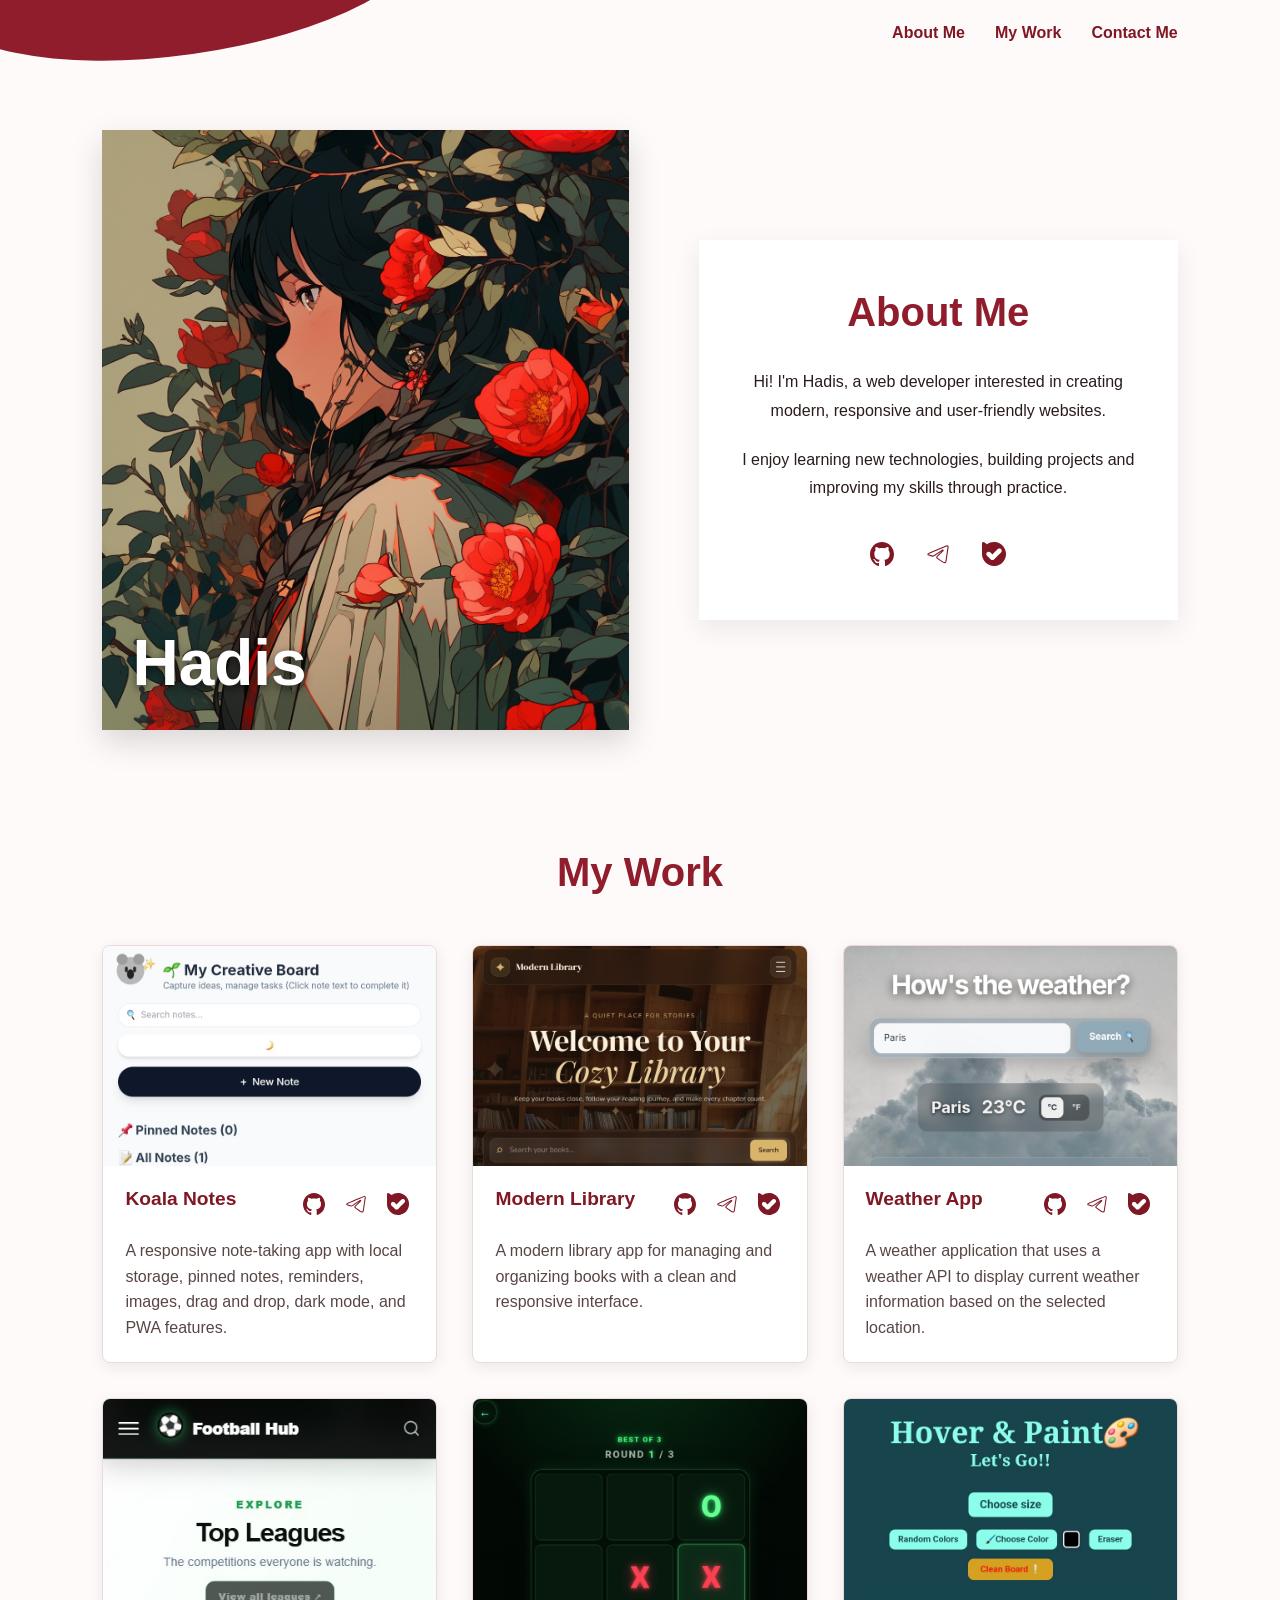
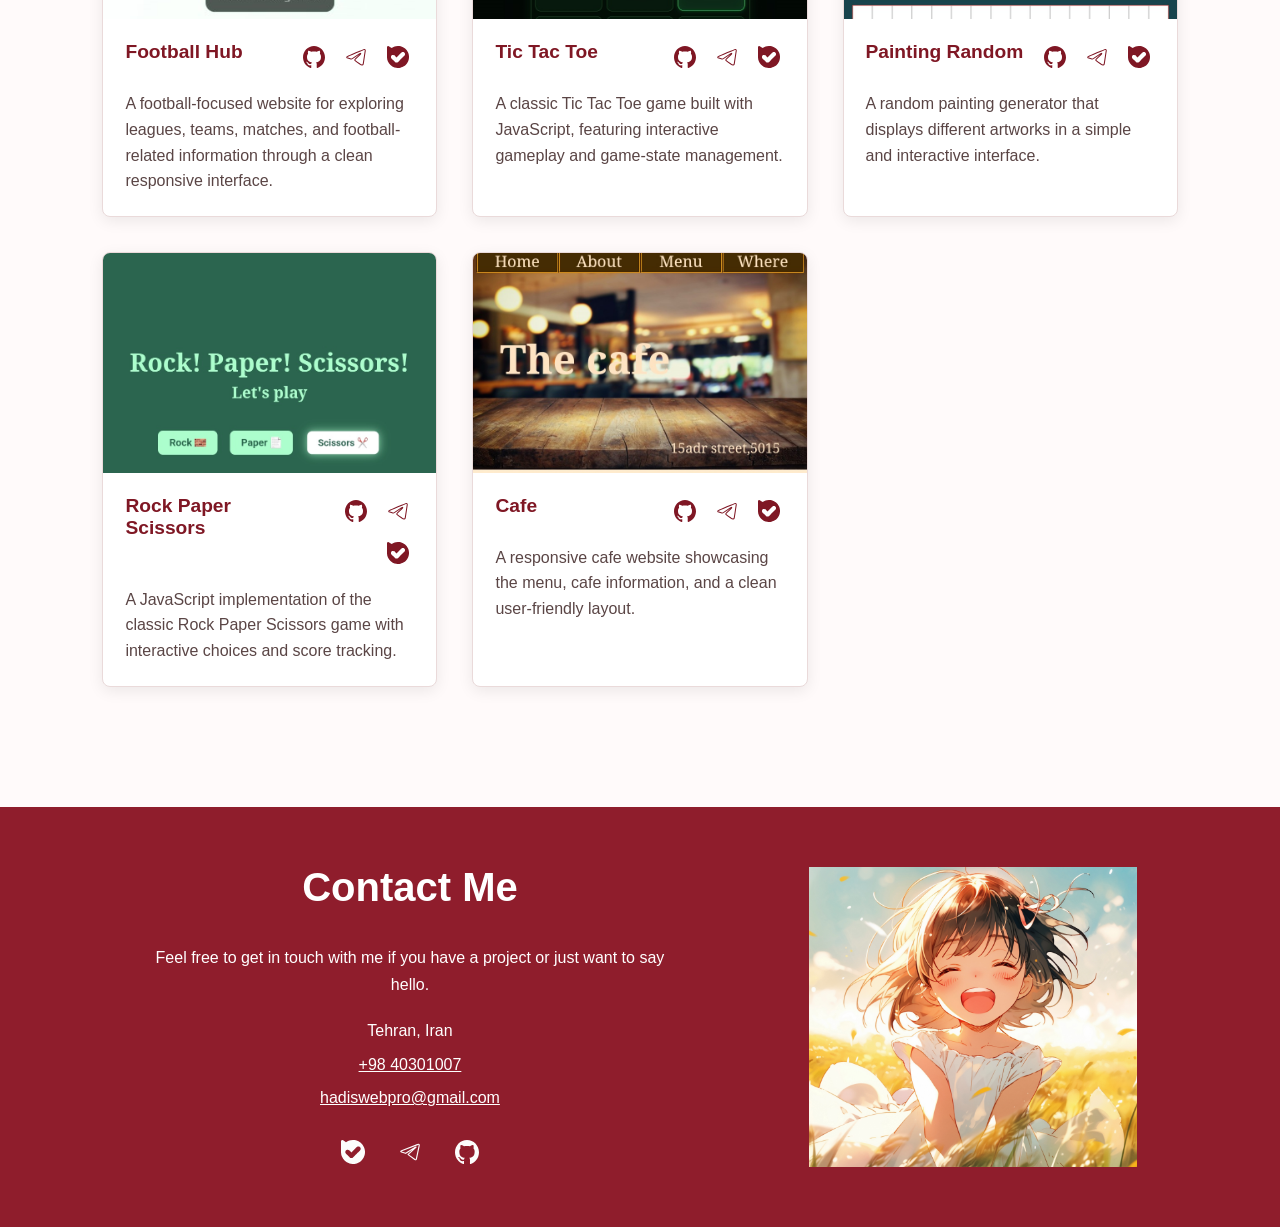
<file: index.html>
<!doctype html>
<html lang="en">
  <head>
    <meta charset="UTF-8" />

    <meta
      name="viewport"
      content="width=device-width, initial-scale=1.0"
    />

    <link rel="icon" type="image/png" sizes="16x16" href="./favicon/favicon-16x16.png">
    <link rel="icon" type="image/png" sizes="32x32" href="./favicon/favicon-32x32.png">
    <link rel="apple-touch-icon" sizes="180x180" href="./favicon/apple-touch-icon.png">
    <link rel="icon" type="image/png" sizes="192x192" href="./favicon/android-chrome-192x192.png">
    <link rel="icon" type="image/png" sizes="512x512" href="./favicon/android-chrome-512x512.png">
    <link rel="shortcut icon" href="./favicon/favicon.ico">
    <title>Hadis | Portfolio</title>

    <link rel="stylesheet" href="./style.css" />
  </head>

  <body>
    <header>
      <div class="decorative-shape"></div>

      <nav aria-label="Main navigation">
        <a href="#about">About Me</a>
        <a href="#work">My Work</a>
        <a href="#contact">Contact Me</a>
      </nav>
    </header>

    <main>

      <!-- ==================== ABOUT ==================== -->

      <section id="about">
        <div class="about-image">
          <img
            src="./assets/images/about-placeholder.jpg"
            alt="Portrait of Hadis"
          />

          <h1>Hadis</h1>
        </div>

        <div class="about-content">
          <h2>About Me</h2>

          <p>
            Hi! I'm Hadis, a web developer interested in creating modern,
            responsive and user-friendly websites.
          </p>

          <p>
            I enjoy learning new technologies, building projects and improving
            my skills through practice.
          </p>

          <div class="social-links">
            <a
              href="https://github.com/hadiswebpro"
              target="_blank"
              rel="noopener noreferrer"
              aria-label="GitHub"
            >
              <img src="./assets/icons/github.svg" alt="" />
            </a>

            <a
              href="https://t.me/hadisjohn"
              target="_blank"
              rel="noopener noreferrer"
              aria-label="Telegram"
            >
              <img src="./assets/icons/telegram.svg" alt="" />
            </a>

            <a
              href="https://bale.ai/haisjohn"
              target="_blank"
              rel="noopener noreferrer"
              aria-label="Bale"
            >
              <img src="./assets/icons/bale.svg" alt="" />
            </a>
          </div>
        </div>
      </section>


      <!-- ==================== MY WORK ==================== -->

      <section id="work">
        <h2>My Work</h2>

        <div class="projects">

          <!-- Koala Notes -->

          <article class="project-card">
            <a
              href="https://hadiswebpro.github.io/MyKoallaStickynotes"
              target="_blank"
              rel="noopener noreferrer"
              aria-label="Open Koala Notes live project"
            >
              <img
                src="./assets/images/project-1.jpg"
                alt="Koala Notes project screenshot"
              />
            </a>

            <div class="project-info">
              <div class="project-header">
                <h3>Koala Notes</h3>

                <div class="project-links">
                  <a
                    href="https://github.com/hadiswebpro/MyKoallaStickynotes"
                    target="_blank"
                    rel="noopener noreferrer"
                    aria-label="Koala Notes GitHub"
                  >
                    <img src="./assets/icons/github.svg" alt="" />
                  </a>

                  <a
                    href="https://t.me/hadisjohn"
                    target="_blank"
                    rel="noopener noreferrer"
                    aria-label="Koala Notes Telegram"
                  >
                    <img src="./assets/icons/telegram.svg" alt="" />
                  </a>

                  <a
                    href="https://bale.ai/haisjohn"
                    target="_blank"
                    rel="noopener noreferrer"
                    aria-label="Koala Notes Bale"
                  >
                    <img src="./assets/icons/bale.svg" alt="" />
                  </a>
                </div>
              </div>

              <p>
                A responsive note-taking app with local storage, pinned notes,
                reminders, images, drag and drop, dark mode, and PWA features.
              </p>
            </div>
          </article>


          <!-- Modern Library -->

          <article class="project-card">
            <a
              href="https://hadiswebpro.github.io/modernLibary/"
              target="_blank"
              rel="noopener noreferrer"
              aria-label="Open Modern Library live project"
            >
              <img
                src="./assets/images/project-2.jpg"
                alt="Modern Library project screenshot"
              />
            </a>

            <div class="project-info">
              <div class="project-header">
                <h3>Modern Library</h3>

                <div class="project-links">
                  <a
                    href="https://github.com/hadiswebpro/modernLibary"
                    target="_blank"
                    rel="noopener noreferrer"
                    aria-label="Modern Library GitHub"
                  >
                    <img src="./assets/icons/github.svg" alt="" />
                  </a>

                  <a
                    href="https://t.me/hadisjohn"
                    target="_blank"
                    rel="noopener noreferrer"
                    aria-label="Modern Library Telegram"
                  >
                    <img src="./assets/icons/telegram.svg" alt="" />
                  </a>

                  <a
                    href="https://bale.ai/haisjohn"
                    target="_blank"
                    rel="noopener noreferrer"
                    aria-label="Modern Library Bale"
                  >
                    <img src="./assets/icons/bale.svg" alt="" />
                  </a>
                </div>
              </div>

              <p>
                A modern library app for managing and organizing books with a
                clean and responsive interface.
              </p>
            </div>
          </article>


          <!-- Weather App -->

          <article class="project-card">
            <a
              href="https://weather-app-secure.hibech804.workers.dev/"
              target="_blank"
              rel="noopener noreferrer"
              aria-label="Open Weather App live project"
            >
              <img
                src="./assets/images/project-3.jpg"
                alt="Weather App project screenshot"
              />
            </a>

            <div class="project-info">
              <div class="project-header">
                <h3>Weather App</h3>

                <div class="project-links">
                  <a
                    href="https://github.com/hadiswebpro/weather-app"
                    target="_blank"
                    rel="noopener noreferrer"
                    aria-label="Weather App GitHub"
                  >
                    <img src="./assets/icons/github.svg" alt="" />
                  </a>

                  <a
                    href="https://t.me/hadisjohn"
                    target="_blank"
                    rel="noopener noreferrer"
                    aria-label="Weather App Telegram"
                  >
                    <img src="./assets/icons/telegram.svg" alt="" />
                  </a>

                  <a
                    href="https://bale.ai/haisjohn"
                    target="_blank"
                    rel="noopener noreferrer"
                    aria-label="Weather App Bale"
                  >
                    <img src="./assets/icons/bale.svg" alt="" />
                  </a>
                </div>
              </div>

              <p>
                A weather application that uses a weather API to display
                current weather information based on the selected location.
              </p>
            </div>
          </article>


          <!-- Football Hub -->

          <article class="project-card">
            <a
              href="https://hadiswebpro.github.io/football-hub/"
              target="_blank"
              rel="noopener noreferrer"
              aria-label="Open Football Hub live project"
            >
              <img
                src="./assets/images/project-4.jpg"
                alt="Football Hub project screenshot"
              />
            </a>

            <div class="project-info">
              <div class="project-header">
                <h3>Football Hub</h3>

                <div class="project-links">
                  <a
                    href="https://github.com/hadiswebpro/football-hub"
                    target="_blank"
                    rel="noopener noreferrer"
                    aria-label="Football Hub GitHub"
                  >
                    <img src="./assets/icons/github.svg" alt="" />
                  </a>

                  <a
                    href="https://t.me/hadisjohn"
                    target="_blank"
                    rel="noopener noreferrer"
                    aria-label="Football Hub Telegram"
                  >
                    <img src="./assets/icons/telegram.svg" alt="" />
                  </a>

                  <a
                    href="https://bale.ai/haisjohn"
                    target="_blank"
                    rel="noopener noreferrer"
                    aria-label="Football Hub Bale"
                  >
                    <img src="./assets/icons/bale.svg" alt="" />
                  </a>
                </div>
              </div>

              <p>
                A football-focused website for exploring leagues, teams,
                matches, and football-related information through a clean
                responsive interface.
              </p>
            </div>
          </article>


          <!-- Tic Tac Toe -->

          <article class="project-card">
            <a
              href="https://hadiswebpro.github.io/tic-tac-toe/"
              target="_blank"
              rel="noopener noreferrer"
              aria-label="Open Tic Tac Toe live project"
            >
              <img
                src="./assets/images/project-5.jpg"
                alt="Tic Tac Toe project screenshot"
              />
            </a>

            <div class="project-info">
              <div class="project-header">
                <h3>Tic Tac Toe</h3>

                <div class="project-links">
                  <a
                    href="https://github.com/hadiswebpro/Tic-Tac-Toe"
                    target="_blank"
                    rel="noopener noreferrer"
                    aria-label="Tic Tac Toe GitHub"
                  >
                    <img src="./assets/icons/github.svg" alt="" />
                  </a>

                  <a
                    href="https://t.me/hadisjohn"
                    target="_blank"
                    rel="noopener noreferrer"
                    aria-label="Tic Tac Toe Telegram"
                  >
                    <img src="./assets/icons/telegram.svg" alt="" />
                  </a>

                  <a
                    href="https://bale.ai/haisjohn"
                    target="_blank"
                    rel="noopener noreferrer"
                    aria-label="Tic Tac Toe Bale"
                  >
                    <img src="./assets/icons/bale.svg" alt="" />
                  </a>
                </div>
              </div>

              <p>
                A classic Tic Tac Toe game built with JavaScript, featuring
                interactive gameplay and game-state management.
              </p>
            </div>
          </article>


          <!-- Painting Random -->

          <article class="project-card">
            <a
              href="https://hadiswebpro.github.io/Painting-random/"
              target="_blank"
              rel="noopener noreferrer"
              aria-label="Open Painting Random live project"
            >
              <img
                src="./assets/images/project-6.jpg"
                alt="Painting Random project screenshot"
              />
            </a>

            <div class="project-info">
              <div class="project-header">
                <h3>Painting Random</h3>

                <div class="project-links">
                  <a
                    href="https://github.com/hadiswebpro/Painting-random"
                    target="_blank"
                    rel="noopener noreferrer"
                    aria-label="Painting Random GitHub"
                  >
                    <img src="./assets/icons/github.svg" alt="" />
                  </a>

                  <a
                    href="https://t.me/hadisjohn"
                    target="_blank"
                    rel="noopener noreferrer"
                    aria-label="Painting Random Telegram"
                  >
                    <img src="./assets/icons/telegram.svg" alt="" />
                  </a>

                  <a
                    href="https://bale.ai/haisjohn"
                    target="_blank"
                    rel="noopener noreferrer"
                    aria-label="Painting Random Bale"
                  >
                    <img src="./assets/icons/bale.svg" alt="" />
                  </a>
                </div>
              </div>

              <p>
                A random painting generator that displays different artworks
                in a simple and interactive interface.
              </p>
            </div>
          </article>


          <!-- Rock Paper Scissors -->

          <article class="project-card">
            <a
              href="https://hadiswebpro.github.io/Rock-Paper-scissors/"
              target="_blank"
              rel="noopener noreferrer"
              aria-label="Open Rock Paper Scissors live project"
            >
              <img
                src="./assets/images/project-7.jpg"
                alt="Rock Paper Scissors project screenshot"
              />
            </a>

            <div class="project-info">
              <div class="project-header">
                <h3>Rock Paper Scissors</h3>

                <div class="project-links">
                  <a
                    href="https://github.com/hadiswebpro/Rock-Paper-scissors"
                    target="_blank"
                    rel="noopener noreferrer"
                    aria-label="Rock Paper Scissors GitHub"
                  >
                    <img src="./assets/icons/github.svg" alt="" />
                  </a>

                  <a
                    href="https://t.me/hadisjohn"
                    target="_blank"
                    rel="noopener noreferrer"
                    aria-label="Rock Paper Scissors Telegram"
                  >
                    <img src="./assets/icons/telegram.svg" alt="" />
                  </a>

                  <a
                    href="https://bale.ai/haisjohn"
                    target="_blank"
                    rel="noopener noreferrer"
                    aria-label="Rock Paper Scissors Bale"
                  >
                    <img src="./assets/icons/bale.svg" alt="" />
                  </a>
                </div>
              </div>

              <p>
                A JavaScript implementation of the classic Rock Paper Scissors
                game with interactive choices and score tracking.
              </p>
            </div>
          </article>


          <!-- Cafe -->

          <article class="project-card">
            <a
              href="https://hadiswebpro.github.io/Cafe/"
              target="_blank"
              rel="noopener noreferrer"
              aria-label="Open Cafe live project"
            >
              <img
                src="./assets/images/project-8.jpg"
                alt="Cafe project screenshot"
              />
            </a>

            <div class="project-info">
              <div class="project-header">
                <h3>Cafe</h3>

                <div class="project-links">
                  <a
                    href="https://github.com/hadiswebpro/Cafe"
                    target="_blank"
                    rel="noopener noreferrer"
                    aria-label="Cafe GitHub"
                  >
                    <img src="./assets/icons/github.svg" alt="" />
                  </a>

                  <a
                    href="https://t.me/hadisjohn"
                    target="_blank"
                    rel="noopener noreferrer"
                    aria-label="Cafe Telegram"
                  >
                    <img src="./assets/icons/telegram.svg" alt="" />
                  </a>

                  <a
                    href="https://bale.ai/haisjohn"
                    target="_blank"
                    rel="noopener noreferrer"
                    aria-label="Cafe Bale"
                  >
                    <img src="./assets/icons/bale.svg" alt="" />
                  </a>
                </div>
              </div>

              <p>
                A responsive cafe website showcasing the menu, cafe
                information, and a clean user-friendly layout.
              </p>
            </div>
          </article>

        </div>
      </section>


      <!-- ==================== CONTACT ==================== -->

      <section id="contact">
        <div class="contact-content">

          <h2>Contact Me</h2>

          <p>
            Feel free to get in touch with me if you have a project or just
            want to say hello.
          </p>

          <address>
            <p>Tehran, Iran</p>

            <p>
              <a href="tel:+9840301007">
                +98 40301007
              </a>
            </p>

            <p>
              <a href="mailto:hadiswebpro@gmail.com">
                hadiswebpro@gmail.com
              </a>
            </p>
          </address>

          <div class="contact-links">
            <a
              href="https://bale.ai/haisjohn"
              target="_blank"
              rel="noopener noreferrer"
              aria-label="Bale"
            >
              <img src="./assets/icons/bale-white.svg" alt="" />
            </a>

            <a
              href="https://t.me/hadisjohn"
              target="_blank"
              rel="noopener noreferrer"
              aria-label="Telegram"
            >
              <img src="./assets/icons/telegram-white.svg" alt="" />
            </a>

            <a
              href="https://github.com/hadiswebpro"
              target="_blank"
              rel="noopener noreferrer"
              aria-label="GitHub"
            >
              <img src="./assets/icons/github-white.svg" alt="" />
            </a>
          </div>

        </div>

        <div class="contact-image">
          <img
            src="./assets/images/contact-placeholder.jpg"
            alt="Contact section image"
          />
        </div>

      </section>

    </main>
  </body>
</html>
</file>
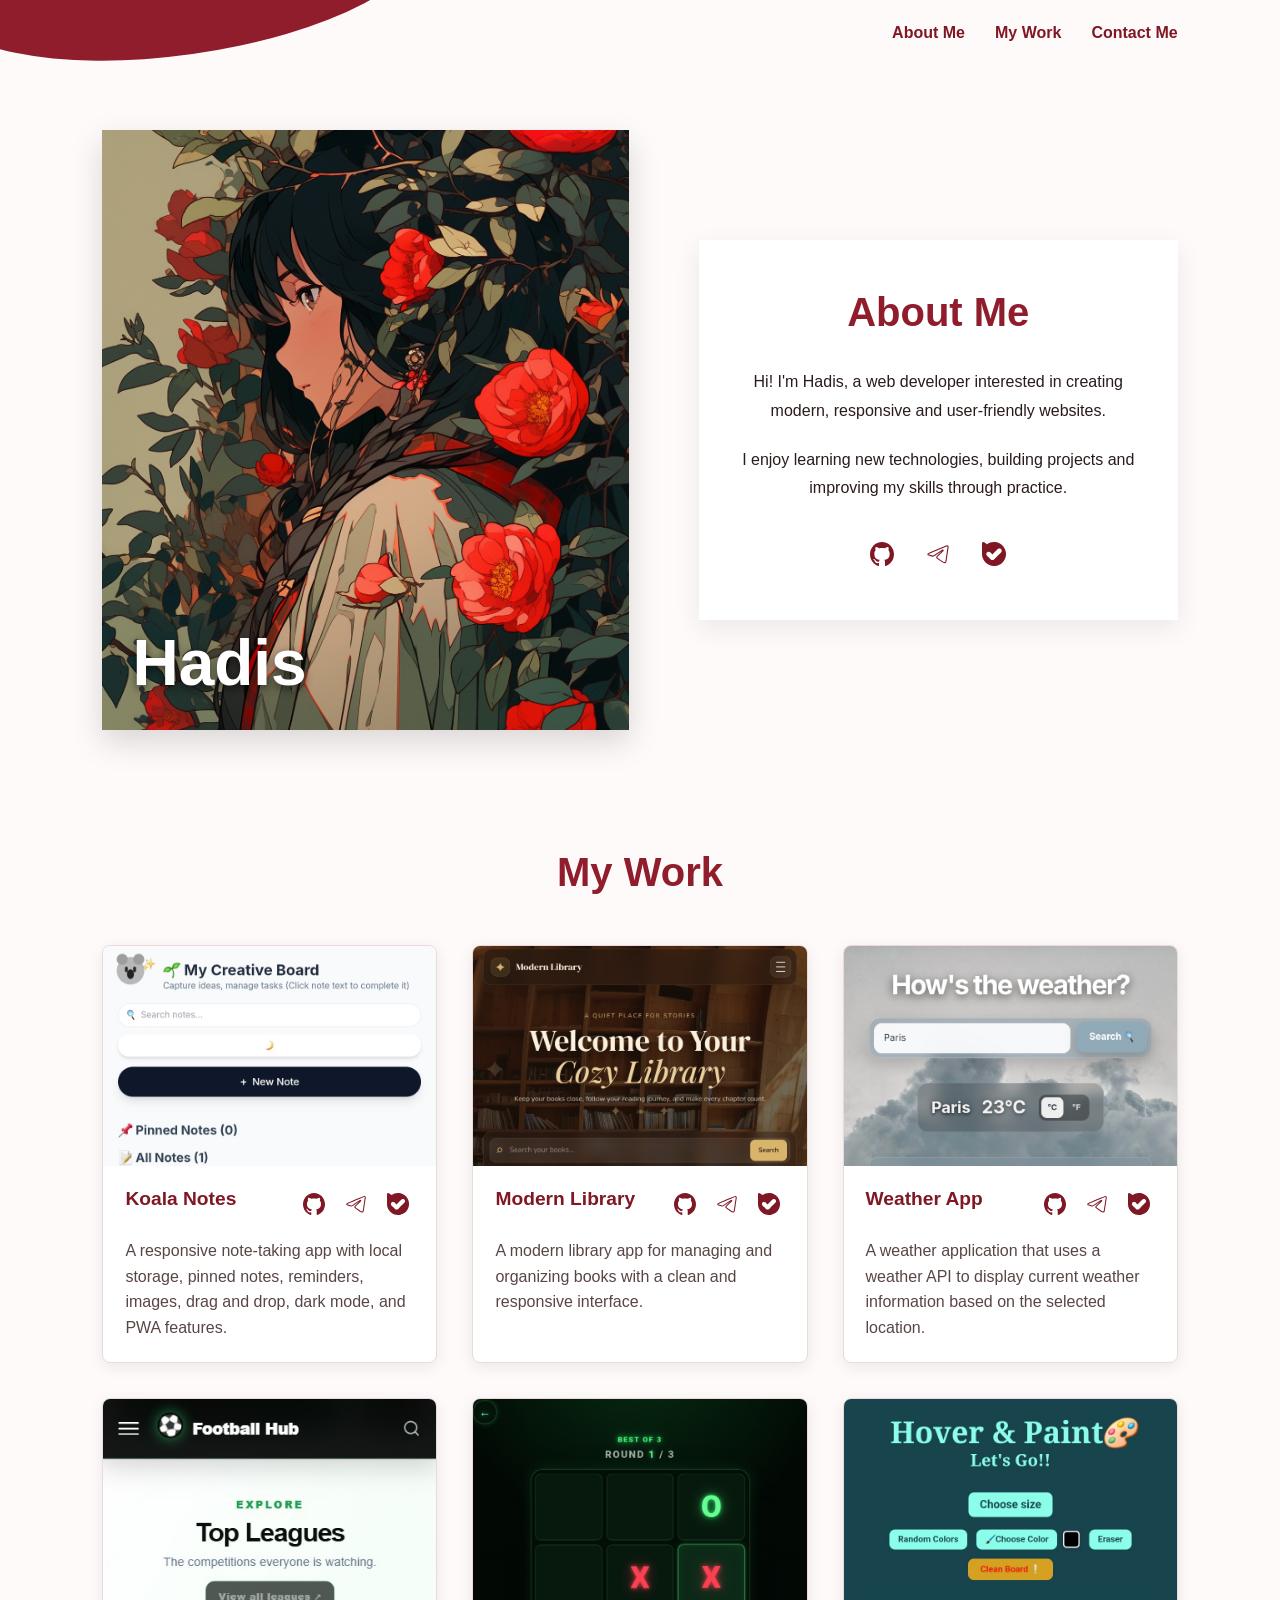
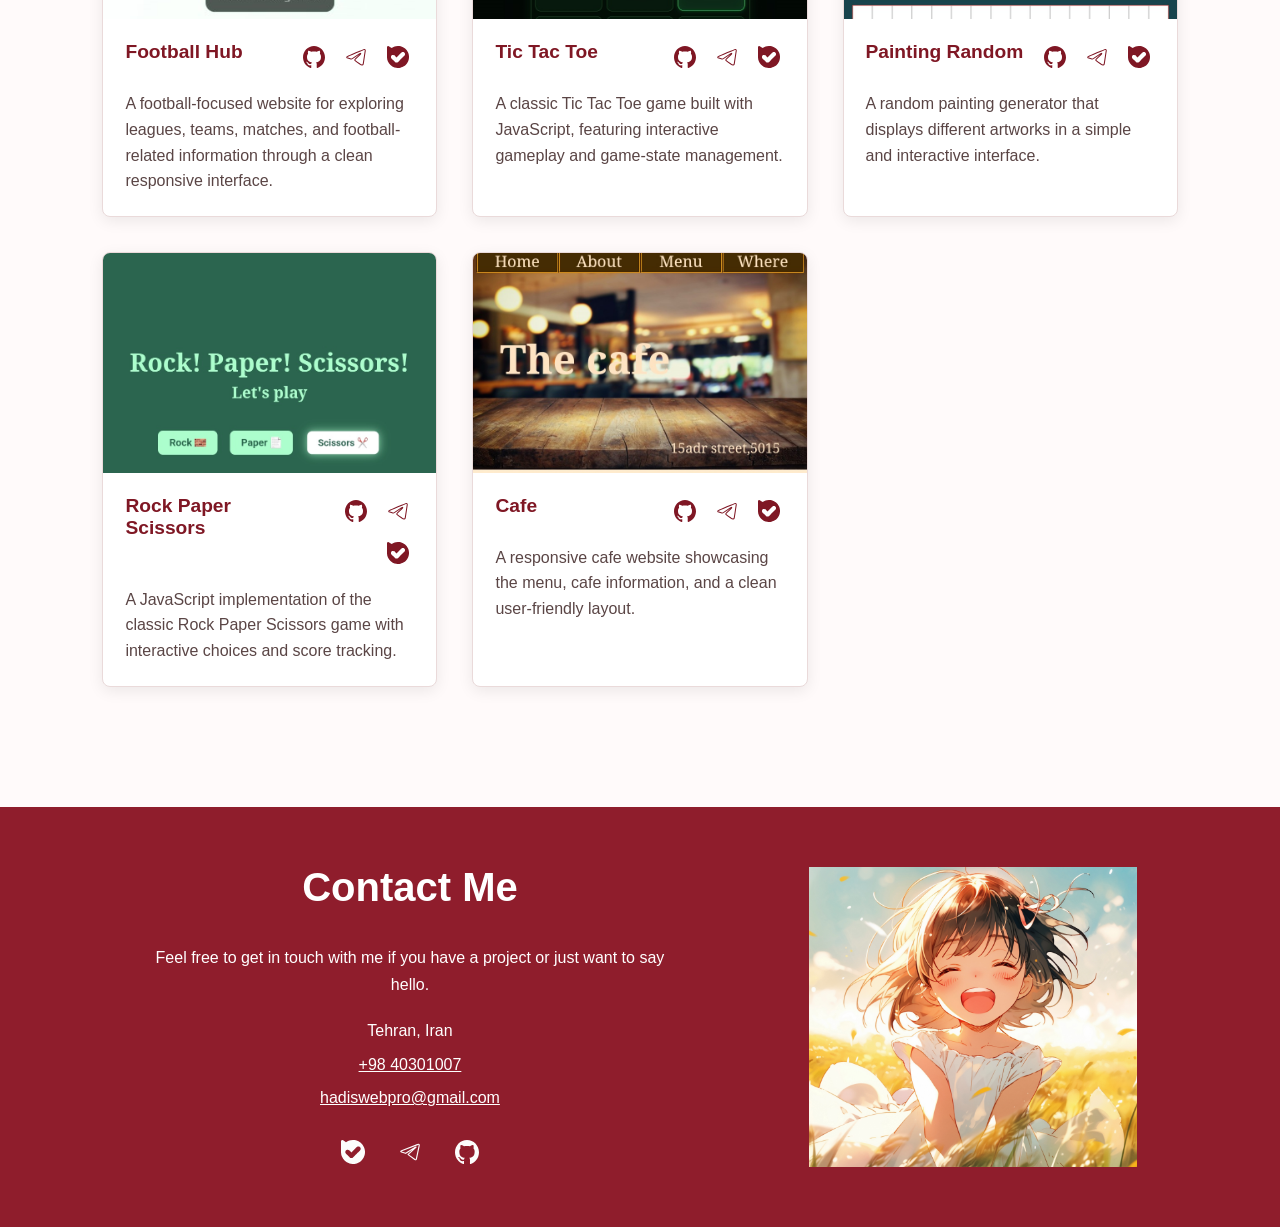
<file: src/index.html>
<!doctype html>
<html lang="en">
  <head>
    <meta charset="UTF-8" />

    <meta
      name="viewport"
      content="width=device-width, initial-scale=1.0"
    />

    <link rel="icon" type="image/png" sizes="16x16" href="../favicon/favicon-16x16.png">
    <link rel="icon" type="image/png" sizes="32x32" href="../favicon/favicon-32x32.png">
    <link rel="apple-touch-icon" sizes="180x180" href="../favicon/apple-touch-icon.png">
    <link rel="icon" type="image/png" sizes="192x192" href="../favicon/android-chrome-192x192.png">
    <link rel="icon" type="image/png" sizes="512x512" href="../favicon/android-chrome-512x512.png">
    <link rel="shortcut icon" href="../favicon/favicon.ico">
    <title>Hadis | Portfolio</title>

    <link rel="stylesheet" href="./style.css" />
  </head>

  <body>
    <header>
      <div class="decorative-shape"></div>

      <nav aria-label="Main navigation">
        <a href="#about">About Me</a>
        <a href="#work">My Work</a>
        <a href="#contact">Contact Me</a>
      </nav>
    </header>

    <main>

      <!-- ==================== ABOUT ==================== -->

      <section id="about">
        <div class="about-image">
          <img
            src="./assets/images/about-placeholder.jpg"
            alt="Portrait of Hadis"
          />

          <h1>Hadis</h1>
        </div>

        <div class="about-content">
          <h2>About Me</h2>

          <p>
            Hi! I'm Hadis, a web developer interested in creating modern,
            responsive and user-friendly websites.
          </p>

          <p>
            I enjoy learning new technologies, building projects and improving
            my skills through practice.
          </p>

          <div class="social-links">
            <a
              href="https://github.com/hadiswebpro"
              target="_blank"
              rel="noopener noreferrer"
              aria-label="GitHub"
            >
              <img src="./assets/icons/github.svg" alt="" />
            </a>

            <a
              href="https://t.me/hadisjohn"
              target="_blank"
              rel="noopener noreferrer"
              aria-label="Telegram"
            >
              <img src="./assets/icons/telegram.svg" alt="" />
            </a>

            <a
              href="https://bale.ai/haisjohn"
              target="_blank"
              rel="noopener noreferrer"
              aria-label="Bale"
            >
              <img src="./assets/icons/bale.svg" alt="" />
            </a>
          </div>
        </div>
      </section>


      <!-- ==================== MY WORK ==================== -->

      <section id="work">
        <h2>My Work</h2>

        <div class="projects">

          <!-- Koala Notes -->

          <article class="project-card">
            <a
              href="https://hadiswebpro.github.io/MyKoallaStickynotes"
              target="_blank"
              rel="noopener noreferrer"
              aria-label="Open Koala Notes live project"
            >
              <img
                src="./assets/images/project-1.jpg"
                alt="Koala Notes project screenshot"
              />
            </a>

            <div class="project-info">
              <div class="project-header">
                <h3>Koala Notes</h3>

                <div class="project-links">
                  <a
                    href="https://github.com/hadiswebpro/MyKoallaStickynotes"
                    target="_blank"
                    rel="noopener noreferrer"
                    aria-label="Koala Notes GitHub"
                  >
                    <img src="./assets/icons/github.svg" alt="" />
                  </a>

                  <a
                    href="https://t.me/hadisjohn"
                    target="_blank"
                    rel="noopener noreferrer"
                    aria-label="Koala Notes Telegram"
                  >
                    <img src="./assets/icons/telegram.svg" alt="" />
                  </a>

                  <a
                    href="https://bale.ai/haisjohn"
                    target="_blank"
                    rel="noopener noreferrer"
                    aria-label="Koala Notes Bale"
                  >
                    <img src="./assets/icons/bale.svg" alt="" />
                  </a>
                </div>
              </div>

              <p>
                A responsive note-taking app with local storage, pinned notes,
                reminders, images, drag and drop, dark mode, and PWA features.
              </p>
            </div>
          </article>


          <!-- Modern Library -->

          <article class="project-card">
            <a
              href="https://hadiswebpro.github.io/modernLibrary/"
              target="_blank"
              rel="noopener noreferrer"
              aria-label="Open Modern Library live project"
            >
              <img
                src="./assets/images/project-2.jpg"
                alt="Modern Library project screenshot"
              />
            </a>

            <div class="project-info">
              <div class="project-header">
                <h3>Modern Library</h3>

                <div class="project-links">
                  <a
                    href="https://github.com/hadiswebpro/modernLibrary"
                    target="_blank"
                    rel="noopener noreferrer"
                    aria-label="Modern Library GitHub"
                  >
                    <img src="./assets/icons/github.svg" alt="" />
                  </a>

                  <a
                    href="https://t.me/hadisjohn"
                    target="_blank"
                    rel="noopener noreferrer"
                    aria-label="Modern Library Telegram"
                  >
                    <img src="./assets/icons/telegram.svg" alt="" />
                  </a>

                  <a
                    href="https://bale.ai/haisjohn"
                    target="_blank"
                    rel="noopener noreferrer"
                    aria-label="Modern Library Bale"
                  >
                    <img src="./assets/icons/bale.svg" alt="" />
                  </a>
                </div>
              </div>

              <p>
                A modern library app for managing and organizing books with a
                clean and responsive interface.
              </p>
            </div>
          </article>


          <!-- Weather App -->

          <article class="project-card">
            <a
              href="https://weather-app-secure.hibech804.workers.dev/"
              target="_blank"
              rel="noopener noreferrer"
              aria-label="Open Weather App live project"
            >
              <img
                src="./assets/images/project-3.jpg"
                alt="Weather App project screenshot"
              />
            </a>

            <div class="project-info">
              <div class="project-header">
                <h3>Weather App</h3>

                <div class="project-links">
                  <a
                    href="https://github.com/hadiswebpro/weather-app"
                    target="_blank"
                    rel="noopener noreferrer"
                    aria-label="Weather App GitHub"
                  >
                    <img src="./assets/icons/github.svg" alt="" />
                  </a>

                  <a
                    href="https://t.me/hadisjohn"
                    target="_blank"
                    rel="noopener noreferrer"
                    aria-label="Weather App Telegram"
                  >
                    <img src="./assets/icons/telegram.svg" alt="" />
                  </a>

                  <a
                    href="https://bale.ai/haisjohn"
                    target="_blank"
                    rel="noopener noreferrer"
                    aria-label="Weather App Bale"
                  >
                    <img src="./assets/icons/bale.svg" alt="" />
                  </a>
                </div>
              </div>

              <p>
                A weather application that uses a weather API to display
                current weather information based on the selected location.
              </p>
            </div>
          </article>


          <!-- Football Hub -->

          <article class="project-card">
            <a
              href="https://hadiswebpro.github.io/football-hub/"
              target="_blank"
              rel="noopener noreferrer"
              aria-label="Open Football Hub live project"
            >
              <img
                src="./assets/images/project-4.jpg"
                alt="Football Hub project screenshot"
              />
            </a>

            <div class="project-info">
              <div class="project-header">
                <h3>Football Hub</h3>

                <div class="project-links">
                  <a
                    href="https://github.com/hadiswebpro/football-hub"
                    target="_blank"
                    rel="noopener noreferrer"
                    aria-label="Football Hub GitHub"
                  >
                    <img src="./assets/icons/github.svg" alt="" />
                  </a>

                  <a
                    href="https://t.me/hadisjohn"
                    target="_blank"
                    rel="noopener noreferrer"
                    aria-label="Football Hub Telegram"
                  >
                    <img src="./assets/icons/telegram.svg" alt="" />
                  </a>

                  <a
                    href="https://bale.ai/haisjohn"
                    target="_blank"
                    rel="noopener noreferrer"
                    aria-label="Football Hub Bale"
                  >
                    <img src="./assets/icons/bale.svg" alt="" />
                  </a>
                </div>
              </div>

              <p>
                A football-focused website for exploring leagues, teams,
                matches, and football-related information through a clean
                responsive interface.
              </p>
            </div>
          </article>


          <!-- Tic Tac Toe -->

          <article class="project-card">
            <a
              href="https://hadiswebpro.github.io/Tic-Tac-Toe/"
              target="_blank"
              rel="noopener noreferrer"
              aria-label="Open Tic Tac Toe live project"
            >
              <img
                src="./assets/images/project-5.jpg"
                alt="Tic Tac Toe project screenshot"
              />
            </a>

            <div class="project-info">
              <div class="project-header">
                <h3>Tic Tac Toe</h3>

                <div class="project-links">
                  <a
                    href="https://github.com/hadiswebpro/Tic-Tac-Toe"
                    target="_blank"
                    rel="noopener noreferrer"
                    aria-label="Tic Tac Toe GitHub"
                  >
                    <img src="./assets/icons/github.svg" alt="" />
                  </a>

                  <a
                    href="https://t.me/hadisjohn"
                    target="_blank"
                    rel="noopener noreferrer"
                    aria-label="Tic Tac Toe Telegram"
                  >
                    <img src="./assets/icons/telegram.svg" alt="" />
                  </a>

                  <a
                    href="https://bale.ai/haisjohn"
                    target="_blank"
                    rel="noopener noreferrer"
                    aria-label="Tic Tac Toe Bale"
                  >
                    <img src="./assets/icons/bale.svg" alt="" />
                  </a>
                </div>
              </div>

              <p>
                A classic Tic Tac Toe game built with JavaScript, featuring
                interactive gameplay and game-state management.
              </p>
            </div>
          </article>


          <!-- Painting Random -->

          <article class="project-card">
            <a
              href="https://hadiswebpro.github.io/Painting-random/"
              target="_blank"
              rel="noopener noreferrer"
              aria-label="Open Painting Random live project"
            >
              <img
                src="./assets/images/project-6.jpg"
                alt="Painting Random project screenshot"
              />
            </a>

            <div class="project-info">
              <div class="project-header">
                <h3>Painting Random</h3>

                <div class="project-links">
                  <a
                    href="https://github.com/hadiswebpro/Painting-random"
                    target="_blank"
                    rel="noopener noreferrer"
                    aria-label="Painting Random GitHub"
                  >
                    <img src="./assets/icons/github.svg" alt="" />
                  </a>

                  <a
                    href="https://t.me/hadisjohn"
                    target="_blank"
                    rel="noopener noreferrer"
                    aria-label="Painting Random Telegram"
                  >
                    <img src="./assets/icons/telegram.svg" alt="" />
                  </a>

                  <a
                    href="https://bale.ai/haisjohn"
                    target="_blank"
                    rel="noopener noreferrer"
                    aria-label="Painting Random Bale"
                  >
                    <img src="./assets/icons/bale.svg" alt="" />
                  </a>
                </div>
              </div>

              <p>
                A random painting generator that displays different artworks
                in a simple and interactive interface.
              </p>
            </div>
          </article>


          <!-- Rock Paper Scissors -->

          <article class="project-card">
            <a
              href="https://hadiswebpro.github.io/Rock-Paper-scissors/"
              target="_blank"
              rel="noopener noreferrer"
              aria-label="Open Rock Paper Scissors live project"
            >
              <img
                src="./assets/images/project-7.jpg"
                alt="Rock Paper Scissors project screenshot"
              />
            </a>

            <div class="project-info">
              <div class="project-header">
                <h3>Rock Paper Scissors</h3>

                <div class="project-links">
                  <a
                    href="https://github.com/hadiswebpro/Rock-Paper-scissors"
                    target="_blank"
                    rel="noopener noreferrer"
                    aria-label="Rock Paper Scissors GitHub"
                  >
                    <img src="./assets/icons/github.svg" alt="" />
                  </a>

                  <a
                    href="https://t.me/hadisjohn"
                    target="_blank"
                    rel="noopener noreferrer"
                    aria-label="Rock Paper Scissors Telegram"
                  >
                    <img src="./assets/icons/telegram.svg" alt="" />
                  </a>

                  <a
                    href="https://bale.ai/haisjohn"
                    target="_blank"
                    rel="noopener noreferrer"
                    aria-label="Rock Paper Scissors Bale"
                  >
                    <img src="./assets/icons/bale.svg" alt="" />
                  </a>
                </div>
              </div>

              <p>
                A JavaScript implementation of the classic Rock Paper Scissors
                game with interactive choices and score tracking.
              </p>
            </div>
          </article>


          <!-- Cafe -->

          <article class="project-card">
            <a
              href="https://hadiswebpro.github.io/Cafe/"
              target="_blank"
              rel="noopener noreferrer"
              aria-label="Open Cafe live project"
            >
              <img
                src="./assets/images/project-8.jpg"
                alt="Cafe project screenshot"
              />
            </a>

            <div class="project-info">
              <div class="project-header">
                <h3>Cafe</h3>

                <div class="project-links">
                  <a
                    href="https://github.com/hadiswebpro/Cafe"
                    target="_blank"
                    rel="noopener noreferrer"
                    aria-label="Cafe GitHub"
                  >
                    <img src="./assets/icons/github.svg" alt="" />
                  </a>

                  <a
                    href="https://t.me/hadisjohn"
                    target="_blank"
                    rel="noopener noreferrer"
                    aria-label="Cafe Telegram"
                  >
                    <img src="./assets/icons/telegram.svg" alt="" />
                  </a>

                  <a
                    href="https://bale.ai/haisjohn"
                    target="_blank"
                    rel="noopener noreferrer"
                    aria-label="Cafe Bale"
                  >
                    <img src="./assets/icons/bale.svg" alt="" />
                  </a>
                </div>
              </div>

              <p>
                A responsive cafe website showcasing the menu, cafe
                information, and a clean user-friendly layout.
              </p>
            </div>
          </article>

        </div>
      </section>


      <!-- ==================== CONTACT ==================== -->

      <section id="contact">
        <div class="contact-content">

          <h2>Contact Me</h2>

          <p>
            Feel free to get in touch with me if you have a project or just
            want to say hello.
          </p>

          <address>
            <p>Tehran, Iran</p>

            <p>
              <a href="tel:+9840301007">
                +98 40301007
              </a>
            </p>

            <p>
              <a href="mailto:hadiswebpro@gmail.com">
                hadiswebpro@gmail.com
              </a>
            </p>
          </address>

          <div class="contact-links">
            <a
              href="https://bale.ai/haisjohn"
              target="_blank"
              rel="noopener noreferrer"
              aria-label="Bale"
            >
              <img src="./assets/icons/bale-white.svg" alt="" />
            </a>

            <a
              href="https://t.me/hadisjohn"
              target="_blank"
              rel="noopener noreferrer"
              aria-label="Telegram"
            >
              <img src="./assets/icons/telegram-white.svg" alt="" />
            </a>

            <a
              href="https://github.com/hadiswebpro"
              target="_blank"
              rel="noopener noreferrer"
              aria-label="GitHub"
            >
              <img src="./assets/icons/github-white.svg" alt="" />
            </a>
          </div>

        </div>

        <div class="contact-image">
          <img
            src="./assets/images/contact-placeholder.jpg"
            alt="Contact section image"
          />
        </div>

      </section>

    </main>
  </body>
</html>
</file>
<file: style.css>
/* =========================
   RESET & BASE
========================= */

* {
  box-sizing: border-box;
}

html {
  scroll-behavior: smooth;
}

body {
  margin: 0;
  font-family: Arial, sans-serif;
  color: #2b1b1b;
  background-color: #fffafa;
  overflow-x: hidden;
}

img {
  display: block;
  max-width: 100%;
}


/* =========================
   HEADER & NAVIGATION
========================= */

header {
  position: relative;
  min-height: 110px;
  padding: 24px 8%;
  overflow: hidden;
}

.decorative-shape {
  position: absolute;

  width: 500px;
  height: 180px;

  top: -125px;
  left: -70px;

  background-color: #8f1d2c;
  border-radius: 50%;

  transform: rotate(-8deg);
}

nav {
  position: relative;
  z-index: 1;

  display: flex;
  justify-content: flex-end;
  align-items: center;

  gap: 30px;
}

nav a {
  color: #7f1724;
  text-decoration: none;
  font-weight: 600;
  font-size: 1rem;
}

nav a:hover {
  text-decoration: underline;
}


/* =========================
   ABOUT ME - DESKTOP
========================= */

#about {
  width: 84%;
  max-width: 1200px;
  min-height: 600px;

  margin: 20px auto 120px;

  display: grid;
  grid-template-columns: 1.1fr 1fr;

  align-items: center;

  gap: 70px;
}

.about-image {
  position: relative;

  width: 100%;
  height: 600px;

  box-shadow: 0 12px 30px rgba(0, 0, 0, 0.15);
}

.about-image img {
  width: 100%;
  height: 100%;

  object-fit: cover;
}

.about-image h1 {
  position: absolute;

  left: 30px;
  bottom: 30px;

  margin: 0;

  color: white;
  font-size: 4rem;

  text-shadow: 0 3px 10px rgba(0, 0, 0, 0.6);
}

.about-content {
  padding: 50px 40px;

  background-color: #ffffff;

  box-shadow: 0 8px 25px rgba(0, 0, 0, 0.08);

  text-align: center;
}

.about-content h2 {
  margin-top: 0;

  color: #8f1d2c;
  font-size: 2.5rem;
}

.about-content p {
  max-width: 550px;

  margin: 20px auto;

  line-height: 1.8;
}

.social-links {
  display: flex;

  justify-content: center;

  gap: 24px;

  margin-top: 35px;
}

.social-links a {
  color: #8f1d2c;
  text-decoration: none;

  display: flex;
  align-items: center;
  justify-content: center;

  width: 42px;
  height: 42px;
}

.social-links svg {
  width: 28px;
  height: 28px;
}

.social-links a:hover {
  color: #7f1724;
}

.social-links {
  display: flex;
  justify-content: center;
  align-items: center;
  gap: 24px;
  margin-top: 35px;
}

.social-links a,
.project-links a,
.contact-links a {
  display: flex;
  align-items: center;
  justify-content: center;

  width: 32px;
  height: 32px;

  text-decoration: none;
}

.social-links img,
.project-links img,
.contact-links img {
  width: 24px;
  height: 24px;

  display: block;
}

.social-links a:hover img,
.project-links a:hover img,
.contact-links a:hover img {
  transform: scale(1.1);
}

/* =========================
   MY WORK
========================= */

#work {
  width: 84%;
  max-width: 1200px;

  margin: 0 auto 120px;
}

#work > h2 {
  margin: 0 0 50px;

  color: #8f1d2c;

  font-size: 2.5rem;

  text-align: center;
}

.projects {
  display: grid;

  grid-template-columns: repeat(3, minmax(0, 1fr));

  gap: 35px;
}


/* =========================
   PROJECT CARD
========================= */

.project-card {
  min-width: 0;

  overflow: hidden;

  background-color: #ffffff;

  border: 1px solid #eadada;

  border-radius: 8px;

  box-shadow: 0 4px 15px rgba(0, 0, 0, 0.08);

  transition:
    transform 0.2s ease,
    box-shadow 0.2s ease;
}

.project-card:hover {
  transform: translateY(-5px);

  box-shadow: 0 10px 25px rgba(0, 0, 0, 0.12);
}

.project-card > a {
  display: block;
  width: 100%;
  height: 220px;
  overflow: hidden;
}

.project-card > a img {
  width: 100%;
  height: 100%;
  object-fit: cover;
  object-position: top;
  display: block;
}


/* Project Information */

.project-info {
  padding: 22px;
}

.project-header {
  display: flex;

  justify-content: space-between;
  align-items: flex-start;

  gap: 15px;
}

.project-header h3 {
  margin: 0;

  color: #7f1724;

  font-size: 1.2rem;
}

.project-info p {
  margin: 18px 0 0;

  color: #5a4545;

  line-height: 1.6;
}


/* Project Links */

.project-links {
  display: flex;

  gap: 10px;

  flex-wrap: wrap;

  justify-content: flex-end;
}

.project-links {
  display: flex;
  gap: 10px;
  flex-wrap: wrap;
  justify-content: flex-end;
}

.project-links a {
  width: 32px;
  height: 32px;

  display: flex;
  align-items: center;
  justify-content: center;
}

.project-links img {
  width: 22px;
  height: 22px;

  display: block;
}


/* =========================
   CONTACT - DESKTOP
========================= */

#contact {
  width: 100%;

  min-height: 420px;

  padding: 50px 8%;

  display: grid;

  grid-template-columns: 1.5fr 1fr;

  align-items: center;

  gap: 50px;

  background-color: #8f1d2c;

  color: white;
}

.contact-content {
  text-align: center;
}

.contact-content h2 {
  margin-top: 0;

  color: white;

  font-size: 2.5rem;
}

.contact-content > p {
  max-width: 550px;

  margin: 20px auto;

  line-height: 1.7;
}

.contact-content address {
  font-style: normal;

  line-height: 1.6;
}

.contact-content address p {
  margin: 8px 0;
}

.contact-content a {
  color: white;
}

.contact-links {
  display: flex;

  justify-content: center;

  gap: 25px;

  margin-top: 25px;

  flex-wrap: wrap;
}

.contact-links a {
  text-decoration: none;

  font-weight: 600;
}

.contact-links a:hover {
  text-decoration: underline;
}

.contact-image {
  display: flex;

  justify-content: center;
}

.contact-image img {
  width: 80%;

  max-width: 350px;

  height: 300px;

  object-fit: cover;
}


/* =========================
   TABLET
   901px → 601px
========================= */

@media (max-width: 900px) {

  /* Header */

  header {
    min-height: 90px;

    padding: 20px 6%;
  }

  .decorative-shape {
    width: 400px;
    height: 150px;

    top: -105px;
    left: -80px;
  }

  nav {
    gap: 20px;
  }


  /* About */

  #about {
    width: 88%;

    margin: 30px auto 100px;

    display: flex;

    flex-direction: column;

    gap: 0;

    align-items: stretch;
  }

  .about-image {
    width: 75%;

    height: 450px;

    margin: 0 auto;

    z-index: 2;
  }

  .about-image h1 {
    left: 25px;
    bottom: 25px;

    font-size: 3.2rem;
  }

  .about-content {
    width: 80%;

    margin: -30px auto 0;

    padding: 70px 50px 45px;

    position: relative;

    z-index: 1;
  }

  .about-content h2 {
    font-size: 2.2rem;
  }


  /* Work */

  #work {
    width: 88%;

    margin-bottom: 100px;
  }

  #work > h2 {
    margin-bottom: 40px;

    font-size: 2.2rem;
  }

  .projects {
    grid-template-columns: repeat(2, minmax(0, 1fr));

    gap: 25px;
  }

  .project-card >a img {
    height: 190px;
  }

  .project-info {
    padding: 18px;
  }

  .project-header {
    flex-direction: column;

    align-items: flex-start;
  }

  .project-links {
    justify-content: flex-start;
  }


  /* Contact */

  #contact {
    min-height: auto;

    padding: 50px 6%;

    grid-template-columns: 1fr 0.8fr;

    gap: 30px;
  }

  .contact-image img {
    width: 100%;

    height: 280px;

    object-fit: cover;
  }
}


/* =========================
   MOBILE
   600px and below
========================= */

@media (max-width: 600px) {

  /* Header */

  header {
    min-height: 90px;

    padding: 18px 5%;
  }

  .decorative-shape {
    width: 300px;
    height: 120px;

    top: -85px;
    left: -90px;
  }

  nav {
    justify-content: center;

    gap: 10px 15px;

    flex-wrap: wrap;
  }

  nav a {
    font-size: 0.9rem;
  }


  /* About */

  #about {
    width: 90%;

    margin: 20px auto 80px;

    display: flex;

    flex-direction: column;

    gap: 0;
  }

  .about-image {
    width: 100%;

    height: 400px;

    margin: 0;
  }

  .about-image h1 {
    left: 20px;
    bottom: 20px;

    font-size: 3rem;
  }

  .about-content {
    width: 100%;

    margin: 0;

    padding: 40px 22px;

    box-shadow: 0 8px 25px rgba(0, 0, 0, 0.08);
  }

  .about-content h2 {
    font-size: 2rem;
  }

  .about-content p {
    font-size: 0.95rem;

    line-height: 1.7;
  }

  .social-links {
    gap: 15px;

    flex-wrap: wrap;

    margin-top: 30px;
  }


  /* Work */

  #work {
    width: 90%;

    margin-bottom: 80px;
  }

  #work > h2 {
    margin-bottom: 30px;

    font-size: 2rem;
  }

  .projects {
    grid-template-columns: 1fr;

    gap: 25px;
  }

  .project-card > a {
  display: block;
  width: 100%;
  height: 220px;
  overflow: hidden;
}

.project-card > a img {
  width: 100%;
  height: 100%;
  object-fit: cover;
  object-position: top;
  display: block;
}

  .project-info {
    padding: 20px;
  }

  .project-header {
    display: flex;

    flex-direction: column;

    align-items: flex-start;

    gap: 12px;
  }

  .project-header h3 {
    font-size: 1.15rem;
  }

  .project-links {
    width: 100%;

    justify-content: flex-start;

    gap: 12px;
  }

  .project-info p {
    margin-top: 15px;

    font-size: 0.95rem;
  }


  /* Contact */

  #contact {
    min-height: auto;

    padding: 45px 6%;

    display: flex;

    flex-direction: column;

    gap: 35px;
  }

  .contact-content {
    width: 100%;
  }

  .contact-content h2 {
    font-size: 2rem;
  }

  .contact-content > p {
    font-size: 0.95rem;

    line-height: 1.7;
  }

  .contact-content address {
    font-size: 0.95rem;
  }

  .contact-links {
    gap: 15px;
  }

  .contact-image {
    width: 100%;
  }

  .contact-image img {
    width: 100%;

    max-width: 450px;

    height: 250px;

    object-fit: cover;
  }
}


/* =========================
   VERY SMALL PHONES
   320px → 400px
========================= */

@media (max-width: 400px) {

  header {
    padding-left: 4%;
    padding-right: 4%;
  }

  nav {
    gap: 8px 12px;
  }

  nav a {
    font-size: 0.8rem;
  }

  #about,
  #work {
    width: 92%;
  }

  .about-image {
    height: 350px;
  }

  .about-image h1 {
    font-size: 2.5rem;
  }

  .about-content {
    padding: 35px 18px;
  }

  .about-content h2,
  #work > h2 {
    font-size: 1.8rem;
  }

  .social-links {
    gap: 12px;
  }

  .project-card >a  img {
    height: 150px;
  }

  .project-info {
    padding: 17px;
  }

  .project-links {
    gap: 10px;
  }

  .project-links a {
    font-size: 0.8rem;
  }

  #contact {
    padding-left: 5%;
    padding-right: 5%;
  }

  .contact-image img {
    height: 220px;
  }
}
</file>
<file: src/style.css>
/* =========================
   RESET & BASE
========================= */

* {
  box-sizing: border-box;
}

html {
  scroll-behavior: smooth;
}

body {
  margin: 0;
  font-family: Arial, sans-serif;
  color: #2b1b1b;
  background-color: #fffafa;
  overflow-x: hidden;
}

img {
  display: block;
  max-width: 100%;
}


/* =========================
   HEADER & NAVIGATION
========================= */

header {
  position: relative;
  min-height: 110px;
  padding: 24px 8%;
  overflow: hidden;
}

.decorative-shape {
  position: absolute;

  width: 500px;
  height: 180px;

  top: -125px;
  left: -70px;

  background-color: #8f1d2c;
  border-radius: 50%;

  transform: rotate(-8deg);
}

nav {
  position: relative;
  z-index: 1;

  display: flex;
  justify-content: flex-end;
  align-items: center;

  gap: 30px;
}

nav a {
  color: #7f1724;
  text-decoration: none;
  font-weight: 600;
  font-size: 1rem;
}

nav a:hover {
  text-decoration: underline;
}


/* =========================
   ABOUT ME - DESKTOP
========================= */

#about {
  width: 84%;
  max-width: 1200px;
  min-height: 600px;

  margin: 20px auto 120px;

  display: grid;
  grid-template-columns: 1.1fr 1fr;

  align-items: center;

  gap: 70px;
}

.about-image {
  position: relative;

  width: 100%;
  height: 600px;

  box-shadow: 0 12px 30px rgba(0, 0, 0, 0.15);
}

.about-image img {
  width: 100%;
  height: 100%;

  object-fit: cover;
}

.about-image h1 {
  position: absolute;

  left: 30px;
  bottom: 30px;

  margin: 0;

  color: white;
  font-size: 4rem;

  text-shadow: 0 3px 10px rgba(0, 0, 0, 0.6);
}

.about-content {
  padding: 50px 40px;

  background-color: #ffffff;

  box-shadow: 0 8px 25px rgba(0, 0, 0, 0.08);

  text-align: center;
}

.about-content h2 {
  margin-top: 0;

  color: #8f1d2c;
  font-size: 2.5rem;
}

.about-content p {
  max-width: 550px;

  margin: 20px auto;

  line-height: 1.8;
}

.social-links {
  display: flex;

  justify-content: center;

  gap: 24px;

  margin-top: 35px;
}

.social-links a {
  color: #8f1d2c;
  text-decoration: none;

  display: flex;
  align-items: center;
  justify-content: center;

  width: 42px;
  height: 42px;
}

.social-links svg {
  width: 28px;
  height: 28px;
}

.social-links a:hover {
  color: #7f1724;
}

.social-links {
  display: flex;
  justify-content: center;
  align-items: center;
  gap: 24px;
  margin-top: 35px;
}

.social-links a,
.project-links a,
.contact-links a {
  display: flex;
  align-items: center;
  justify-content: center;

  width: 32px;
  height: 32px;

  text-decoration: none;
}

.social-links img,
.project-links img,
.contact-links img {
  width: 24px;
  height: 24px;

  display: block;
}

.social-links a:hover img,
.project-links a:hover img,
.contact-links a:hover img {
  transform: scale(1.1);
}

/* =========================
   MY WORK
========================= */

#work {
  width: 84%;
  max-width: 1200px;

  margin: 0 auto 120px;
}

#work > h2 {
  margin: 0 0 50px;

  color: #8f1d2c;

  font-size: 2.5rem;

  text-align: center;
}

.projects {
  display: grid;

  grid-template-columns: repeat(3, minmax(0, 1fr));

  gap: 35px;
}


/* =========================
   PROJECT CARD
========================= */

.project-card {
  min-width: 0;

  overflow: hidden;

  background-color: #ffffff;

  border: 1px solid #eadada;

  border-radius: 8px;

  box-shadow: 0 4px 15px rgba(0, 0, 0, 0.08);

  transition:
    transform 0.2s ease,
    box-shadow 0.2s ease;
}

.project-card:hover {
  transform: translateY(-5px);

  box-shadow: 0 10px 25px rgba(0, 0, 0, 0.12);
}

.project-card > a {
  display: block;
  width: 100%;
  height: 220px;
  overflow: hidden;
}

.project-card > a img {
  width: 100%;
  height: 100%;
  object-fit: cover;
  object-position: top;
  display: block;
}


/* Project Information */

.project-info {
  padding: 22px;
}

.project-header {
  display: flex;

  justify-content: space-between;
  align-items: flex-start;

  gap: 15px;
}

.project-header h3 {
  margin: 0;

  color: #7f1724;

  font-size: 1.2rem;
}

.project-info p {
  margin: 18px 0 0;

  color: #5a4545;

  line-height: 1.6;
}


/* Project Links */

.project-links {
  display: flex;

  gap: 10px;

  flex-wrap: wrap;

  justify-content: flex-end;
}

.project-links {
  display: flex;
  gap: 10px;
  flex-wrap: wrap;
  justify-content: flex-end;
}

.project-links a {
  width: 32px;
  height: 32px;

  display: flex;
  align-items: center;
  justify-content: center;
}

.project-links img {
  width: 22px;
  height: 22px;

  display: block;
}


/* =========================
   CONTACT - DESKTOP
========================= */

#contact {
  width: 100%;

  min-height: 420px;

  padding: 50px 8%;

  display: grid;

  grid-template-columns: 1.5fr 1fr;

  align-items: center;

  gap: 50px;

  background-color: #8f1d2c;

  color: white;
}

.contact-content {
  text-align: center;
}

.contact-content h2 {
  margin-top: 0;

  color: white;

  font-size: 2.5rem;
}

.contact-content > p {
  max-width: 550px;

  margin: 20px auto;

  line-height: 1.7;
}

.contact-content address {
  font-style: normal;

  line-height: 1.6;
}

.contact-content address p {
  margin: 8px 0;
}

.contact-content a {
  color: white;
}

.contact-links {
  display: flex;

  justify-content: center;

  gap: 25px;

  margin-top: 25px;

  flex-wrap: wrap;
}

.contact-links a {
  text-decoration: none;

  font-weight: 600;
}

.contact-links a:hover {
  text-decoration: underline;
}

.contact-image {
  display: flex;

  justify-content: center;
}

.contact-image img {
  width: 80%;

  max-width: 350px;

  height: 300px;

  object-fit: cover;
}


/* =========================
   TABLET
   901px → 601px
========================= */

@media (max-width: 900px) {

  /* Header */

  header {
    min-height: 90px;

    padding: 20px 6%;
  }

  .decorative-shape {
    width: 400px;
    height: 150px;

    top: -105px;
    left: -80px;
  }

  nav {
    gap: 20px;
  }


  /* About */

  #about {
    width: 88%;

    margin: 30px auto 100px;

    display: flex;

    flex-direction: column;

    gap: 0;

    align-items: stretch;
  }

  .about-image {
    width: 75%;

    height: 450px;

    margin: 0 auto;

    z-index: 2;
  }

  .about-image h1 {
    left: 25px;
    bottom: 25px;

    font-size: 3.2rem;
  }

  .about-content {
    width: 80%;

    margin: -30px auto 0;

    padding: 70px 50px 45px;

    position: relative;

    z-index: 1;
  }

  .about-content h2 {
    font-size: 2.2rem;
  }


  /* Work */

  #work {
    width: 88%;

    margin-bottom: 100px;
  }

  #work > h2 {
    margin-bottom: 40px;

    font-size: 2.2rem;
  }

  .projects {
    grid-template-columns: repeat(2, minmax(0, 1fr));

    gap: 25px;
  }

  .project-card >a img {
    height: 190px;
  }

  .project-info {
    padding: 18px;
  }

  .project-header {
    flex-direction: column;

    align-items: flex-start;
  }

  .project-links {
    justify-content: flex-start;
  }


  /* Contact */

  #contact {
    min-height: auto;

    padding: 50px 6%;

    grid-template-columns: 1fr 0.8fr;

    gap: 30px;
  }

  .contact-image img {
    width: 100%;

    height: 280px;

    object-fit: cover;
  }
}


/* =========================
   MOBILE
   600px and below
========================= */

@media (max-width: 600px) {

  /* Header */

  header {
    min-height: 90px;

    padding: 18px 5%;
  }

  .decorative-shape {
    width: 300px;
    height: 120px;

    top: -85px;
    left: -90px;
  }

  nav {
    justify-content: center;

    gap: 10px 15px;

    flex-wrap: wrap;
  }

  nav a {
    font-size: 0.9rem;
  }


  /* About */

  #about {
    width: 90%;

    margin: 20px auto 80px;

    display: flex;

    flex-direction: column;

    gap: 0;
  }

  .about-image {
    width: 100%;

    height: 400px;

    margin: 0;
  }

  .about-image h1 {
    left: 20px;
    bottom: 20px;

    font-size: 3rem;
  }

  .about-content {
    width: 100%;

    margin: 0;

    padding: 40px 22px;

    box-shadow: 0 8px 25px rgba(0, 0, 0, 0.08);
  }

  .about-content h2 {
    font-size: 2rem;
  }

  .about-content p {
    font-size: 0.95rem;

    line-height: 1.7;
  }

  .social-links {
    gap: 15px;

    flex-wrap: wrap;

    margin-top: 30px;
  }


  /* Work */

  #work {
    width: 90%;

    margin-bottom: 80px;
  }

  #work > h2 {
    margin-bottom: 30px;

    font-size: 2rem;
  }

  .projects {
    grid-template-columns: 1fr;

    gap: 25px;
  }

  .project-card > a {
  display: block;
  width: 100%;
  height: 220px;
  overflow: hidden;
}

.project-card > a img {
  width: 100%;
  height: 100%;
  object-fit: cover;
  object-position: top;
  display: block;
}

  .project-info {
    padding: 20px;
  }

  .project-header {
    display: flex;

    flex-direction: column;

    align-items: flex-start;

    gap: 12px;
  }

  .project-header h3 {
    font-size: 1.15rem;
  }

  .project-links {
    width: 100%;

    justify-content: flex-start;

    gap: 12px;
  }

  .project-info p {
    margin-top: 15px;

    font-size: 0.95rem;
  }


  /* Contact */

  #contact {
    min-height: auto;

    padding: 45px 6%;

    display: flex;

    flex-direction: column;

    gap: 35px;
  }

  .contact-content {
    width: 100%;
  }

  .contact-content h2 {
    font-size: 2rem;
  }

  .contact-content > p {
    font-size: 0.95rem;

    line-height: 1.7;
  }

  .contact-content address {
    font-size: 0.95rem;
  }

  .contact-links {
    gap: 15px;
  }

  .contact-image {
    width: 100%;
  }

  .contact-image img {
    width: 100%;

    max-width: 450px;

    height: 250px;

    object-fit: cover;
  }
}


/* =========================
   VERY SMALL PHONES
   320px → 400px
========================= */

@media (max-width: 400px) {

  header {
    padding-left: 4%;
    padding-right: 4%;
  }

  nav {
    gap: 8px 12px;
  }

  nav a {
    font-size: 0.8rem;
  }

  #about,
  #work {
    width: 92%;
  }

  .about-image {
    height: 350px;
  }

  .about-image h1 {
    font-size: 2.5rem;
  }

  .about-content {
    padding: 35px 18px;
  }

  .about-content h2,
  #work > h2 {
    font-size: 1.8rem;
  }

  .social-links {
    gap: 12px;
  }

  .project-card >a  img {
    height: 150px;
  }

  .project-info {
    padding: 17px;
  }

  .project-links {
    gap: 10px;
  }

  .project-links a {
    font-size: 0.8rem;
  }

  #contact {
    padding-left: 5%;
    padding-right: 5%;
  }

  .contact-image img {
    height: 220px;
  }
}
</file>
